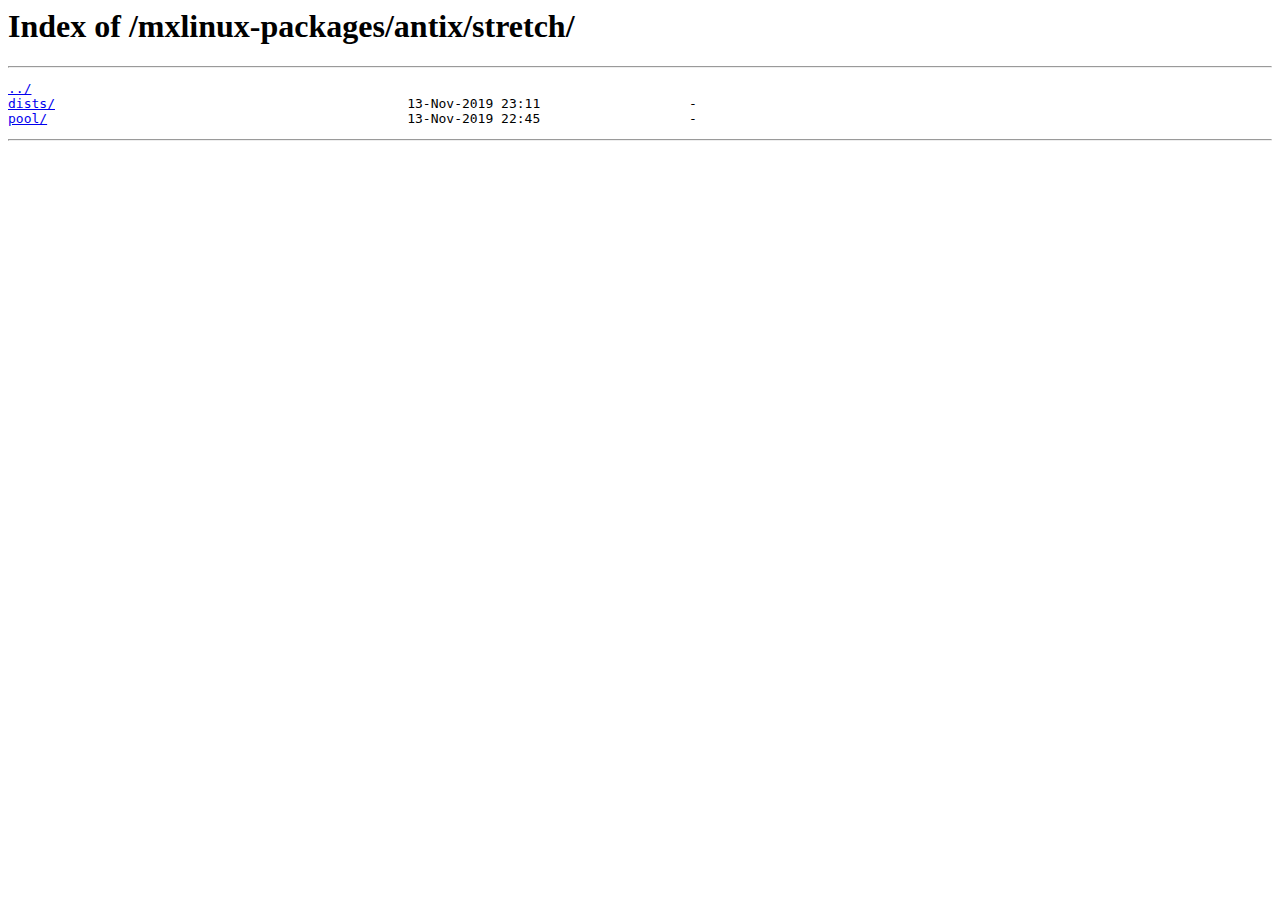
<file: index.html>
<html>
<head><title>Index of /mxlinux-packages/antix/stretch/</title></head>
<body>
<h1>Index of /mxlinux-packages/antix/stretch/</h1><hr><pre><a href="../">../</a>
<a href="dists/">dists/</a>                                             13-Nov-2019 23:11                   -
<a href="pool/">pool/</a>                                              13-Nov-2019 22:45                   -
</pre><hr></body>
</html>
</file>
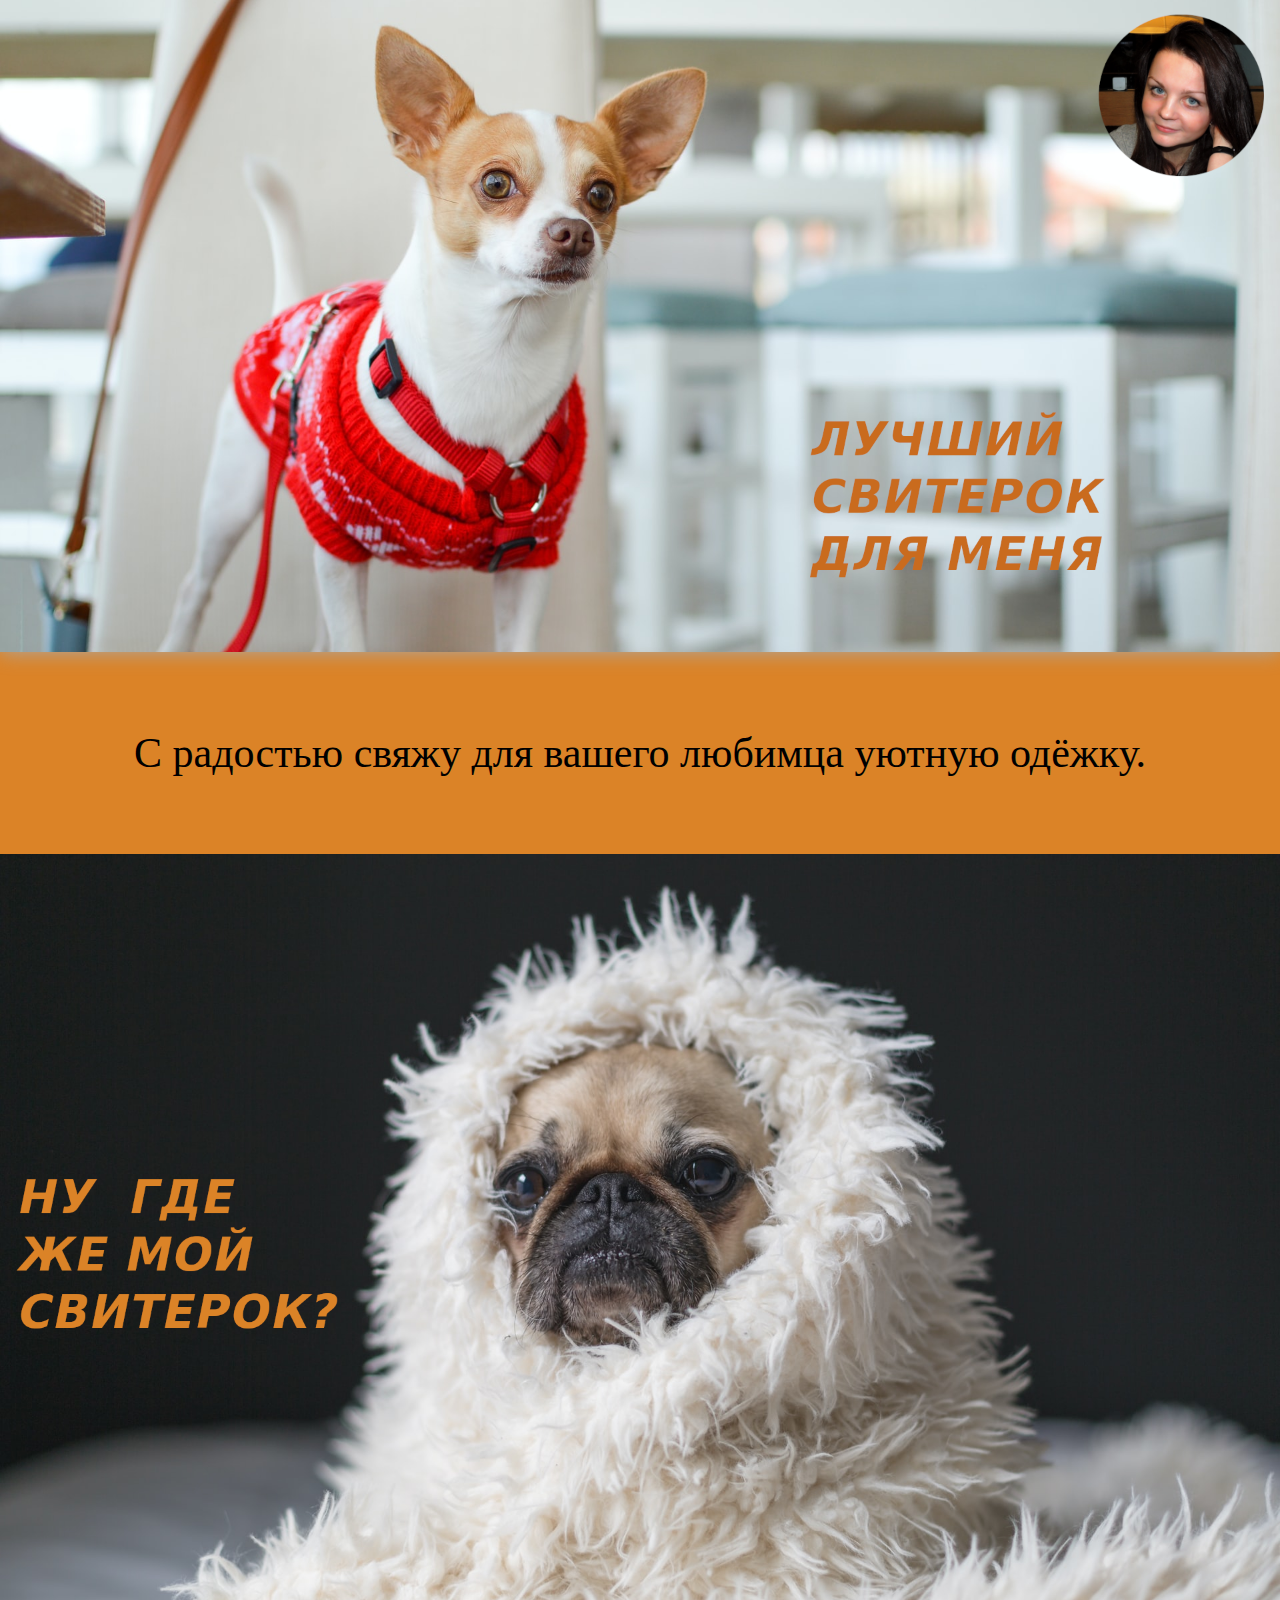
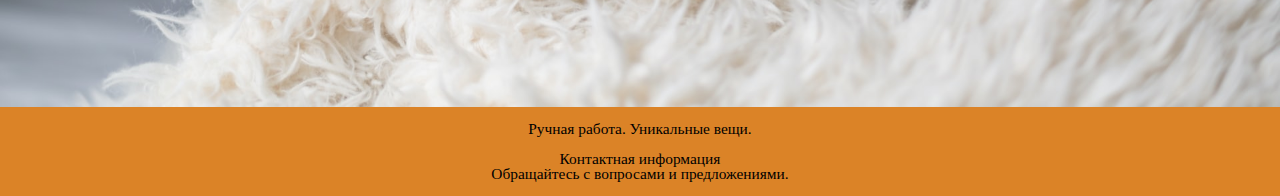
<file: CuteKnit/index.html>
<!DOCTYPE html>
<html lang="ru">
	<head>
		<title>"Cute Knits for Pets"</title>
		<meta http-equiv="Content-type" content="text/html;charset=UTF-8" />
		<meta charset="UTF-8">
		<meta name="viewport" content="width=device-width,initiall-scale=1.0,maximum-scale=1.0, user-scalable=0">
		<meta name="format-detection" content="telephone=no">
		<meta name="description" content="...">
		<meta name="keywords" content="...<=20">
		<meta name="robots" content="noimageindex, nofollow">
		<meta name="Author" content="Julia">
		<meta name="Copyright" content="JuliaL">
		<meta name="Address" content="Belarus, Minsk">
		<meta property="og:locale" content="ru_RU">
		<meta property="og:type" content="site">
		<meta property="og:title" content="Cuteknit.by">
		<meta property="og:description" content="Knitting">
		<meta property="og:image" content="#">
		<meta property="og:url" content="#">
		<meta property="og:site_name" content="Cuteknit">
		<link rel="stylesheet" href="css/style.css" />
	</head>	
	<body>
		<div class="wrapper">
		<header>
		<img src="img/main.png" class="mainpicture" alt="">
		</header>
		<div class="middle">
		<p>С радостью свяжу для вашего любимца уютную одёжку.</p>
		</div>
		<img src="img/winter.png" class="last" alt="">
		<footer>
		<br>
		<p>Ручная работа. Уникальные вещи.</p>
		<br>
		<p>Контактная информация</p>
		<p>Обращайтесь с вопросами и предложениями.</p>
		<br>
		</footer>
		</div>
	</body>
</html>
</file>
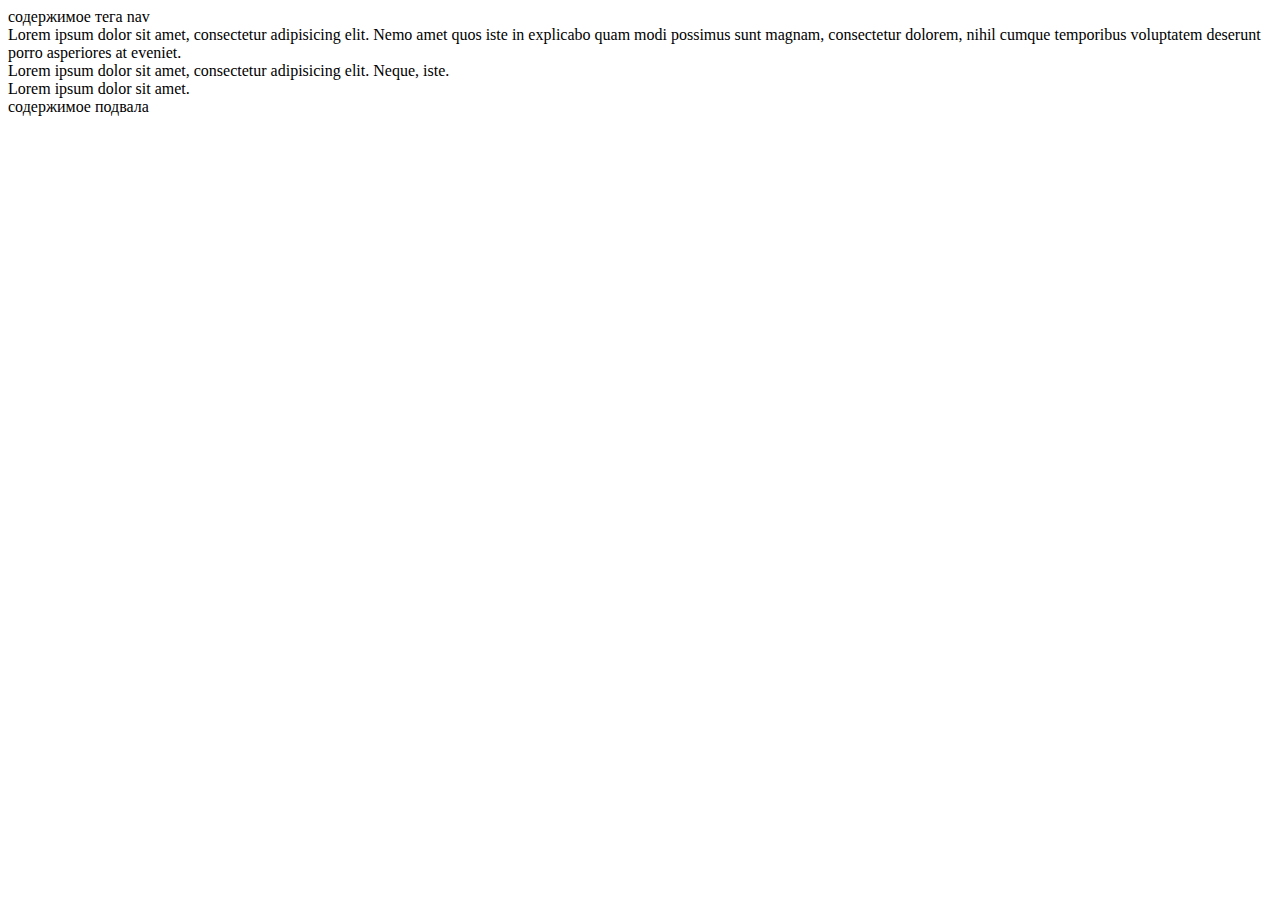
<file: notes/2htmltags_1/htmltags_1/index.html>
<!-- Сообщаем браузеру как стоит обрабатывать эту страницу -->
<!DOCTYPE html>
<!-- Оболочка документа, указываем язык содержимого -->
<html lang="ru">
	<!-- Заголовок страницы, контейнер для других важных данных (не отображается) -->
	<head>
		<!-- Заголовок страницы в браузере -->
		<title>Знакомство с HTML тегами. Часть №1</title>
		<!-- Кодировка страницы -->
		<meta http-equiv="Content-type" content="text/html;charset=UTF-8" />
	</head>
	<!-- Отображаемое тело страницы -->
	<body>
		<header>
			<nav>
				содержимое тега nav
			</nav>
		</header>
		<div>
			Lorem ipsum dolor sit amet, consectetur adipisicing elit. Nemo amet quos iste in explicabo quam modi possimus sunt magnam, consectetur dolorem, nihil cumque temporibus voluptatem deserunt porro asperiores at eveniet.
		</div>
		<div>
			Lorem ipsum dolor sit amet, consectetur adipisicing elit. Neque, iste.
		</div>
		<div>
			Lorem ipsum dolor sit amet.
		</div>
		<footer>
			содержимое подвала
		</footer>
	</body>
</html>
</file>
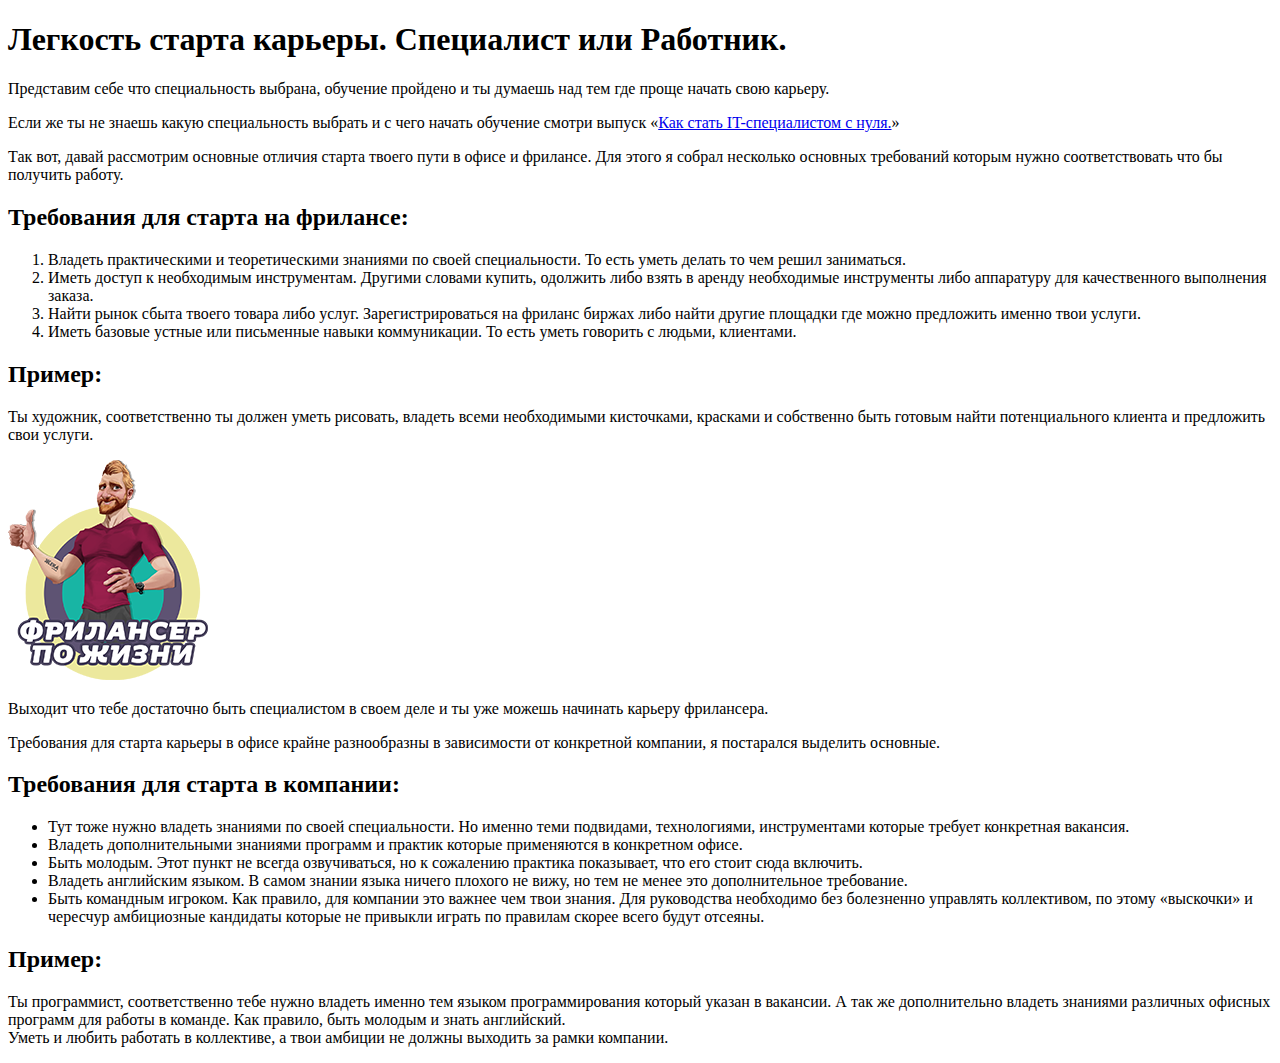
<file: notes/3htmltags_2/htmltags_2/index.html>
<!-- Сообщаем браузеру как стоит обрабатывать эту страницу -->
<!DOCTYPE html>
<!-- Оболочка документа, указываем язык содержимого -->
<html lang="ru">
	<!-- Заголовок страницы, контейнер для других важных данных (не отображается) -->
	<head>
		<!-- Заголовок страницы в браузере -->
		<title>Знакомство с HTML тегами. Часть №2</title>
		<!-- Кодировка страницы -->
		<meta http-equiv="Content-type" content="text/html;charset=UTF-8" />
	</head>
	<!-- Отображаемое тело страницы -->
	<body>
		<h1>Легкость старта карьеры. Специалист или Работник.</h1>
		<p>Представим себе что специальность выбрана, обучение пройдено и ты думаешь над тем где проще начать свою карьеру.</p>
		<p>
			<span>
				Если же ты не знаешь какую специальность выбрать и с чего начать обучение смотри выпуск «<a target="_blank" href="https://youtu.be/WGIzvVwUfYs">Как стать IT-специалистом с нуля.</a>»
			</span>
		</p>
		<p>Так вот, давай рассмотрим основные отличия старта твоего пути в офисе и фрилансе. Для этого я собрал несколько основных требований которым нужно соответствовать что бы получить работу.</p>
		<h2>Требования для старта на фрилансе:</h2>
		<ol>
			<li>Владеть практическими и теоретическими знаниями по своей специальности. То есть уметь делать то чем решил заниматься.</li>
			<li>Иметь доступ к необходимым инструментам. Другими словами  купить, одолжить либо взять в аренду необходимые инструменты либо аппаратуру для качественного выполнения заказа.</li>
			<li>Найти рынок сбыта твоего товара либо услуг. Зарегистрироваться на фриланс биржах либо найти другие площадки где можно предложить именно твои услуги.</li>
			<li>Иметь базовые устные или письменные навыки коммуникации. То есть уметь говорить с людьми, клиентами.</li>
		</ol>
		<h2>Пример:</h2>
		<p>Ты художник, соответственно ты должен уметь рисовать, владеть всеми необходимыми кисточками, красками и собственно быть готовым найти потенциального клиента и предложить свои услуги.</p>
		<img src="img/like.png" alt="" />
		<p>Выходит что тебе достаточно быть специалистом в своем деле и ты уже можешь начинать карьеру фрилансера.</p>
		<p>Требования для старта карьеры в офисе крайне разнообразны в зависимости от конкретной компании, я постарался выделить основные.</p>
		<h2>Требования для старта в компании:</h2>
		<ul>
			<li>Тут тоже нужно владеть знаниями по своей специальности. Но именно теми подвидами, технологиями, инструментами которые требует конкретная вакансия.</li>
			<li>Владеть дополнительными знаниями программ и практик которые применяются в конкретном офисе.</li>
			<li>Быть молодым. Этот пункт не всегда озвучиваться, но к сожалению практика показывает, что его стоит сюда включить.</li>
			<li>Владеть английским языком. В самом знании языка ничего плохого не вижу, но тем не менее это дополнительное требование.</li>
			<li>Быть командным игроком. Как правило, для компании это важнее чем твои знания. Для руководства необходимо без болезненно управлять коллективом, по этому «выскочки» и чересчур амбициозные кандидаты которые не привыкли играть по правилам скорее всего будут отсеяны.</li>
		</ul>
		<h2>Пример:</h2>
		<p>Ты программист, соответственно тебе нужно владеть именно тем языком программирования который указан в вакансии. А так же дополнительно владеть знаниями различных офисных программ для работы в команде. Как правило, быть молодым и знать английский. <br /> Уметь и любить работать в коллективе, а твои амбиции не должны выходить за рамки компании.</p>
	</body>
</html>
</file>
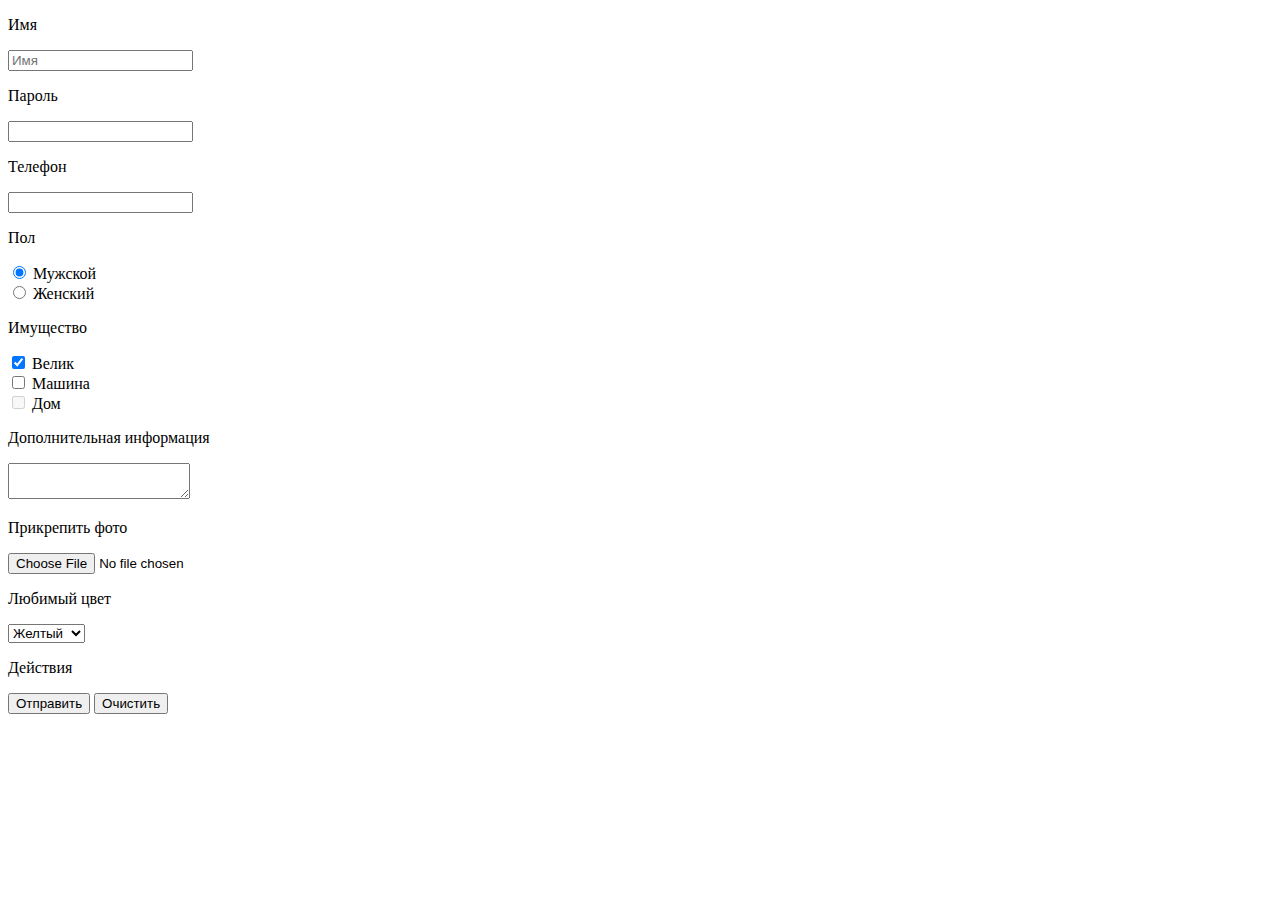
<file: notes/4htmltags_3/htmltags_3/index.html>
<!-- Сообщаем браузеру как стоит обрабатывать эту страницу -->
<!DOCTYPE html>
<!-- Оболочка документа, указываем язык содержимого -->
<html lang="ru">
	<!-- Заголовок страницы, контейнер для других важных данных (не отображается) -->
	<head>
		<!-- Заголовок страницы в браузере -->
		<title>Знакомство с HTML тегами. Часть №3 (Формы)</title>
		<!-- Кодировка страницы -->
		<meta http-equiv="Content-type" content="text/html;charset=UTF-8" />
	</head>
	<!-- Отображаемое тело страницы -->
	<body>
		<form action="#" method="post" enctype="multipart/form-data">
			<div>
				<p>Имя</p>
				<input placeholder="Имя" tabindex="1" name="username" type="text" />
			</div>
			<div>
				<p>Пароль</p>
				<input tabindex="2" name="userpass" type="password" />
			</div>
			<div>
				<p>Телефон</p>
				<input tabindex="3" name="userphone" type="tel" />
			</div>
			<div>
				<p>Пол</p>
				<div>
					<input tabindex="4" checked type="radio" name="gender" value="male" /> Мужской
				</div>
				<div>
					<input tabindex="4" type="radio" name="gender" value="female" /> Женский
				</div>
			</div>
			<div>
				<p>Имущество</p>
				<div>
					<input tabindex="5" checked type="checkbox" name="bike" value="yes" /> Велик
				</div>
				<div>
					<input tabindex="6" type="checkbox" name="car" value="yes" /> Машина
				</div>
				<div>
					<input tabindex="7" disabled type="checkbox" name="house" value="yes" /> Дом
				</div>
			</div>
			<div>
				<p>Дополнительная информация</p>
				<textarea tabindex="8" name="text"></textarea>
			</div>
			<div>
				<p>Прикрепить фото</p>
				<input tabindex="9" type="file" />
			</div>
			<div>
				<p>Любимый цвет</p>
				<select tabindex="10" name="color">
					<option value="red">Красный</option>
					<option value="green">Зеленый</option>
					<option selected value="yellow">Желтый</option>
				</select>
			</div>
			<div>
				<p>Действия</p>
				<button tabindex="11" type="submit">Отправить</button>
				<button tabindex="12" type="reset">Очистить</button>
			</div>
		</form>
	</body>
</html>
</file>
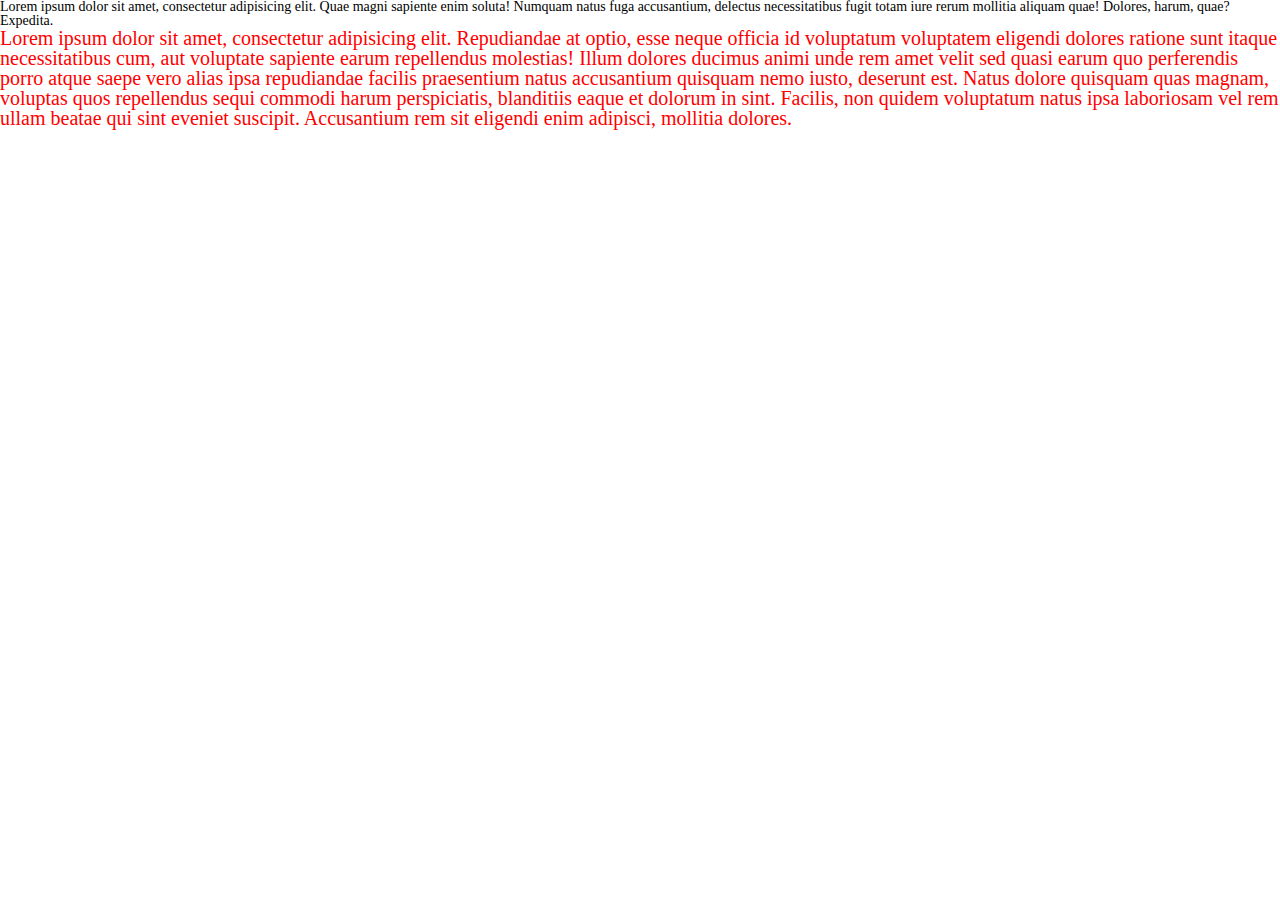
<file: notes/css_1/css_1/index.html>
<!-- Сообщаем браузеру как стоит обрабатывать эту страницу -->
<!DOCTYPE html>
<!-- Оболочка документа, указываем язык содержимого -->
<html lang="ru">
	<!-- Заголовок страницы, контейнер для других важных данных (не отображается) -->
	<head>
		<!-- Заголовок страницы в браузере -->
		<title>CSS. Часть №1 (Синтаксис + Обнуление)</title>
		<!-- Подключаем CSS -->
		<link rel="stylesheet" href="css/style.css" />
		<!-- Кодировка страницы -->
		<meta http-equiv="Content-type" content="text/html;charset=UTF-8" />
	</head>
	<!-- Отображаемое тело страницы -->
	<body>
		<div>
			<p>Lorem <span>ipsum dolor sit amet</span>, consectetur adipisicing elit. Quae magni sapiente enim soluta! Numquam natus fuga accusantium, delectus necessitatibus fugit totam iure rerum mollitia aliquam quae! Dolores, harum, quae? Expedita.</p>
			<p class="bigred">Lorem ipsum dolor sit amet, consectetur adipisicing elit. Repudiandae at optio, esse neque officia id voluptatum voluptatem eligendi dolores ratione sunt itaque necessitatibus cum, aut voluptate sapiente earum repellendus molestias! Illum dolores ducimus animi unde rem amet velit sed quasi earum quo perferendis porro atque saepe vero alias ipsa repudiandae facilis praesentium natus accusantium quisquam nemo iusto, deserunt est. Natus dolore quisquam quas magnam, voluptas quos repellendus sequi commodi harum perspiciatis, blanditiis eaque et dolorum in sint. Facilis, non quidem voluptatum natus ipsa laboriosam vel rem ullam beatae qui sint eveniet suscipit. Accusantium rem sit eligendi enim adipisci, mollitia dolores.</p>
		</div>
	</body>
</html>
</file>
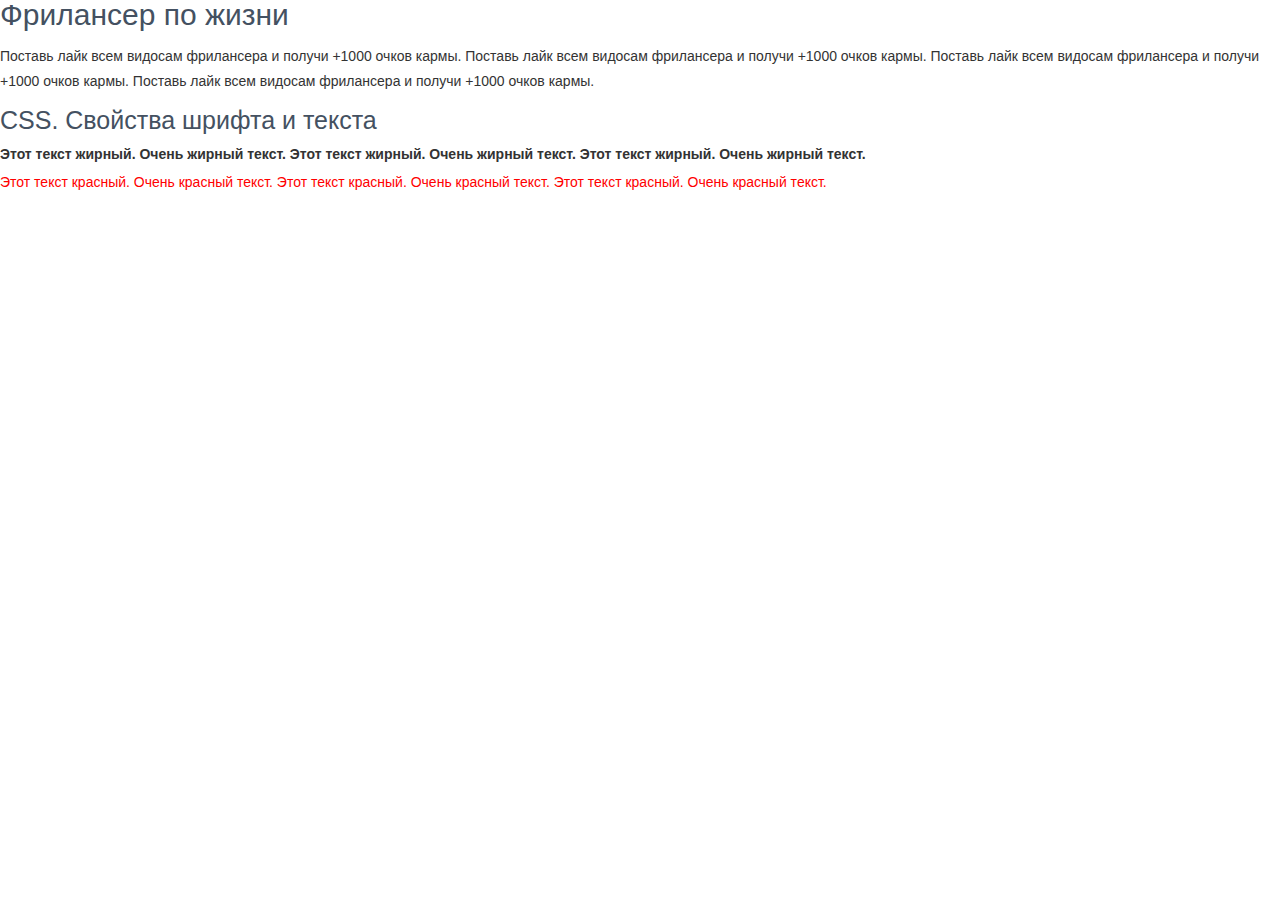
<file: notes/css_2/css_2/index.html>
<!-- Сообщаем браузеру как стоит обрабатывать эту страницу -->
<!DOCTYPE html>
<!-- Оболочка документа, указываем язык содержимого -->
<html lang="ru">
	<!-- Заголовок страницы, контейнер для других важных данных (не отображается) -->
	<head>
		<!-- Заголовок страницы в браузере -->
		<title>CSS. Часть №2 (Свойства текста и шрифта)</title>
		<!-- Подключаем CSS -->
		<link rel="stylesheet" href="css/style.css" />
		<!-- Кодировка страницы -->
		<meta http-equiv="Content-type" content="text/html;charset=UTF-8" />
	</head>
	<!-- Отображаемое тело страницы -->
	<body>
		<h1>Фрилансер по жизни</h1>
		<br />
		<p class="text">
			Поставь лайк всем видосам фрилансера и получи +1000 очков кармы. Поставь лайк всем видосам фрилансера и получи +1000 очков кармы. Поставь лайк всем видосам фрилансера и получи +1000 очков кармы. Поставь лайк всем видосам фрилансера и получи +1000 очков кармы. 
		</p>
		<br />
		<h2>CSS. Свойства шрифта и текста</h2>
		<br />
		<p class="bold">
			Этот текст жирный. Очень жирный текст. Этот текст жирный. Очень жирный текст. Этот текст жирный. Очень жирный текст. 
		</p>
		<br />
		<p class="red">
			Этот текст красный. Очень красный текст. Этот текст красный. Очень красный текст. Этот текст красный. Очень красный текст. 
		</p>
	</body>
</html>
</file>
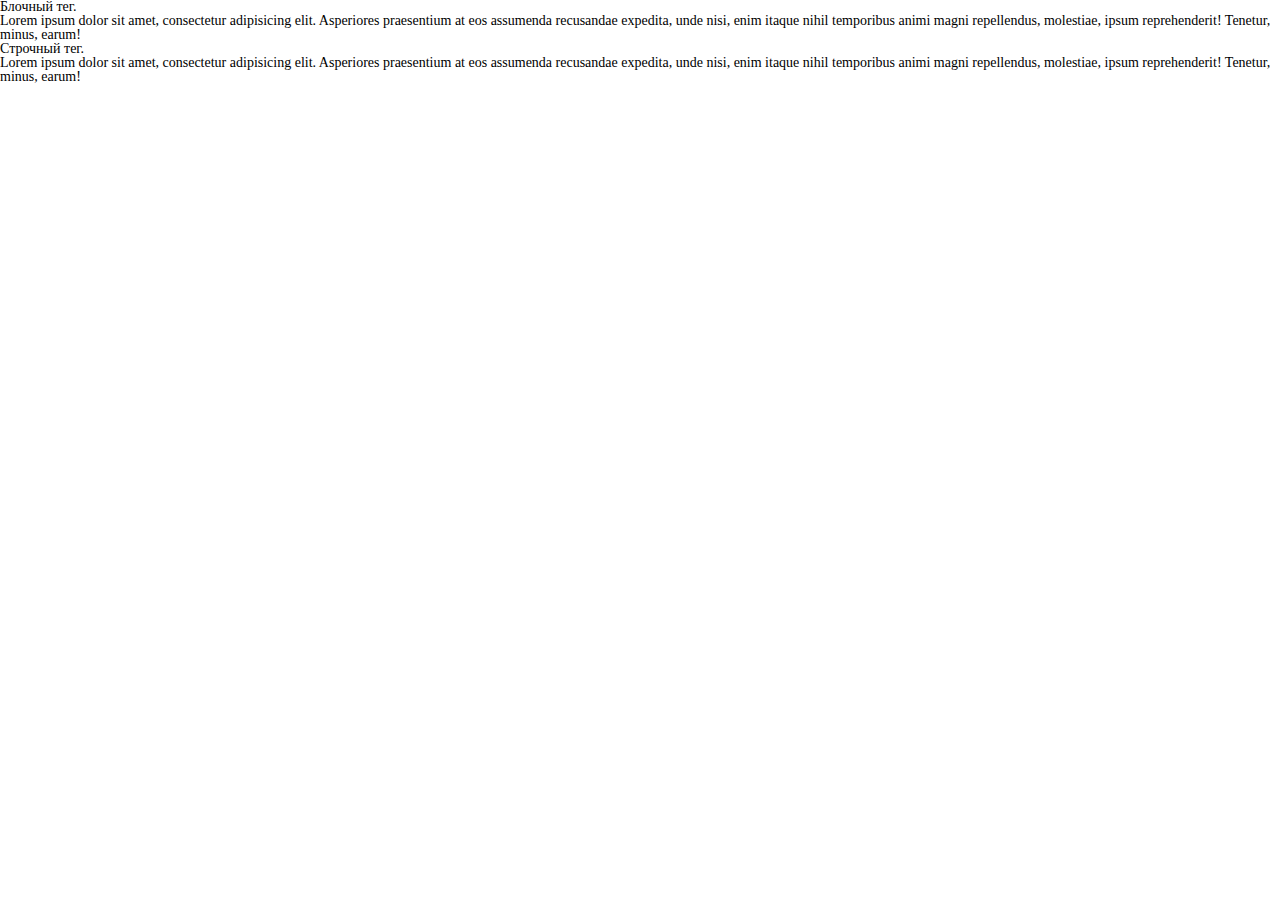
<file: notes/css_3/css_3/index.html>
<!-- Сообщаем браузеру как стоит обрабатывать эту страницу -->
<!DOCTYPE html>
<!-- Оболочка документа, указываем язык содержимого -->
<html lang="ru">
	<!-- Заголовок страницы, контейнер для других важных данных (не отображается) -->
	<head>
		<!-- Заголовок страницы в браузере -->
		<title>CSS. Часть №3 (Свойства блоков - отступы, размеры, характеристики)</title>
		<!-- Подключаем CSS -->
		<link rel="stylesheet" href="css/style.css" />
		<!-- Кодировка страницы -->
		<meta http-equiv="Content-type" content="text/html;charset=UTF-8" />
	</head>
	<!-- Отображаемое тело страницы -->
	<body>
		<div class="example-block">
			Блочный тег. <br />
			Lorem ipsum dolor sit amet, consectetur adipisicing elit. Asperiores praesentium at eos assumenda recusandae expedita, unde nisi, enim itaque nihil temporibus animi magni repellendus, molestiae, ipsum reprehenderit! Tenetur, minus, earum!
		</div>
		<span class="example-string">
			Строчный тег. <br />
			Lorem ipsum dolor sit amet, consectetur adipisicing elit. Asperiores praesentium at eos assumenda recusandae expedita, unde nisi, enim itaque nihil temporibus animi magni repellendus, molestiae, ipsum reprehenderit! Tenetur, minus, earum!
		</span>
	</body>
</html>
</file>
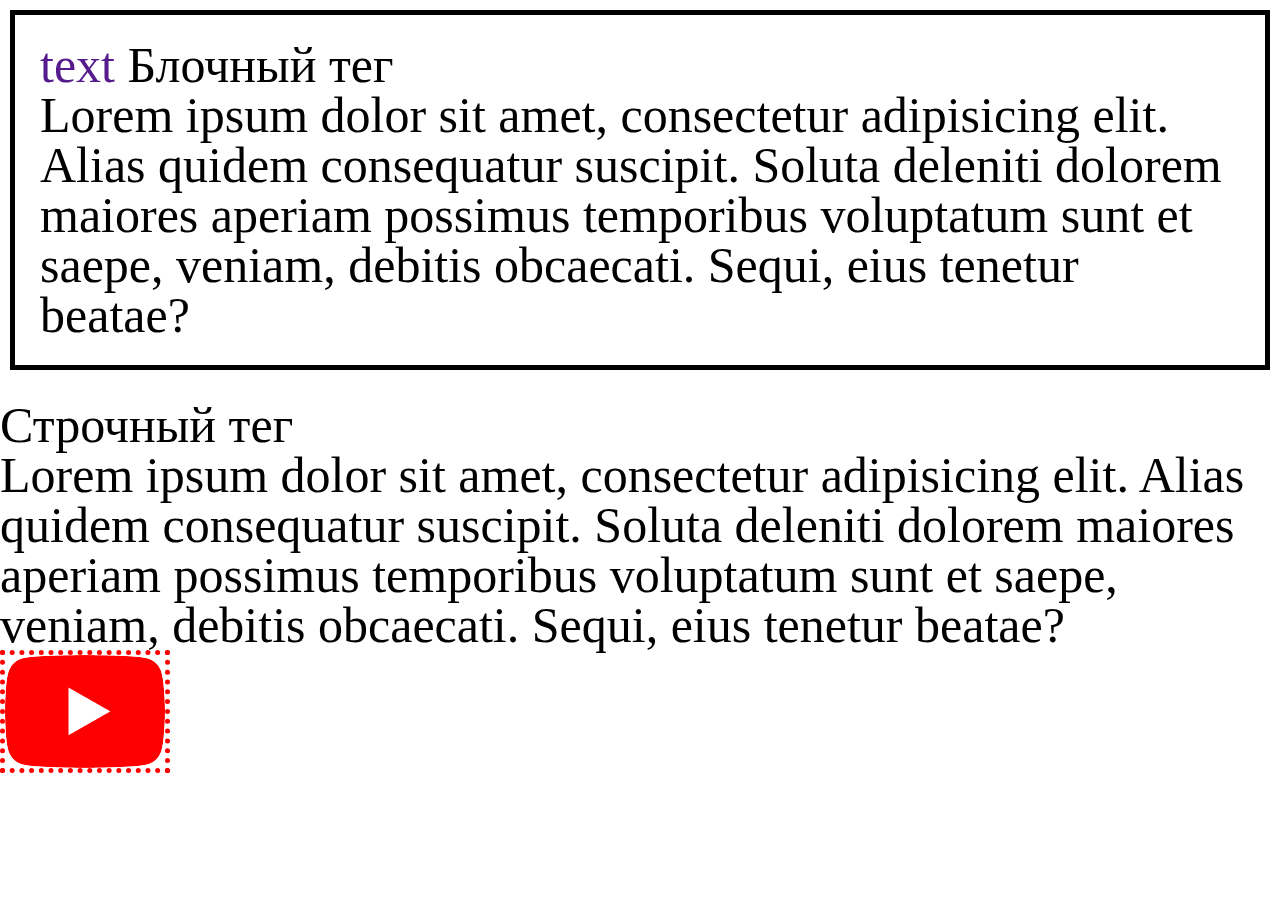
<file: notes/css_4/css_4/index.html>
<!-- Сообщаем браузеру как стоит обрабатывать эту страницу -->
<!DOCTYPE html>
<!-- Оболочка документа, указываем язык содержимого -->
<html lang="ru">
	<!-- Заголовок страницы, контейнер для других важных данных (не отображается) -->
	<head>
		<!-- Заголовок страницы в браузере -->
		<title>CSS. Часть №4 (Свойства блоков - стили оформления)</title>
		<!-- Подключаем CSS -->
		<link rel="stylesheet" href="css/style.css" />
		<!-- Кодировка страницы -->
		<meta http-equiv="Content-type" content="text/html;charset=UTF-8" />
	</head>
	<!-- Отображаемое тело страницы -->
	<body>
		<div class="example-block">
			<a href="">text</a>
			Блочный тег <br />
			Lorem ipsum dolor sit amet, consectetur adipisicing elit. Alias quidem consequatur suscipit. Soluta deleniti dolorem maiores aperiam possimus temporibus voluptatum sunt et saepe, veniam, debitis obcaecati. Sequi, eius tenetur beatae?
		</div>
		<span class="example-string">
			Строчный тег <br />
			Lorem ipsum dolor sit amet, consectetur adipisicing elit. Alias quidem consequatur suscipit. Soluta deleniti dolorem maiores aperiam possimus temporibus voluptatum sunt et saepe, veniam, debitis obcaecati. Sequi, eius tenetur beatae?
		</span>
		<p>
			<img class="example-image" src="img/youtube.png" alt="" />
		</p>
	</body>
</html>
</file>
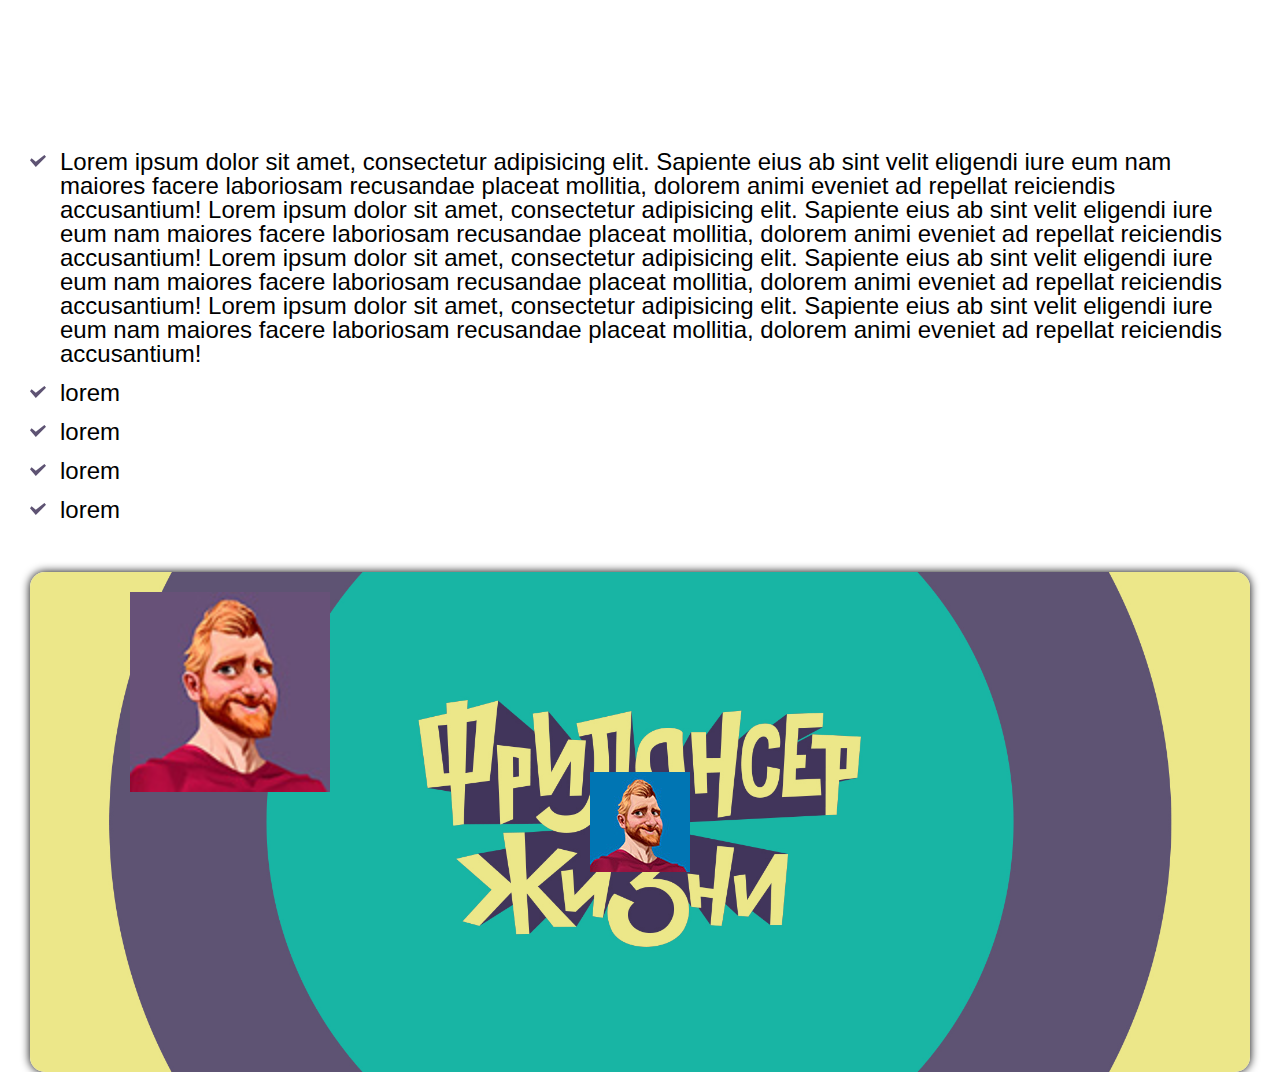
<file: notes/css_5/css_5/index.html>
<!-- Сообщаем браузеру как стоит обрабатывать эту страницу -->
<!DOCTYPE html>
<!-- Оболочка документа, указываем язык содержимого -->
<html lang="ru">
	<!-- Заголовок страницы, контейнер для других важных данных (не отображается) -->
	<head>
		<!-- Заголовок страницы в браузере -->
		<title>CSS. Часть №5 (Свойство background)</title>
		<!-- Подключаем CSS -->
		<link rel="stylesheet" href="css/style.css" />
		<!-- Кодировка страницы -->
		<meta http-equiv="Content-type" content="text/html;charset=UTF-8" />
	</head>
	<!-- Отображаемое тело страницы -->
	<body>

		<ul class="list">
			<li>
				Lorem ipsum dolor sit amet, consectetur adipisicing elit. Sapiente eius ab sint velit eligendi iure eum nam maiores facere laboriosam recusandae placeat mollitia, dolorem animi eveniet ad repellat reiciendis accusantium!
				Lorem ipsum dolor sit amet, consectetur adipisicing elit. Sapiente eius ab sint velit eligendi iure eum nam maiores facere laboriosam recusandae placeat mollitia, dolorem animi eveniet ad repellat reiciendis accusantium!
				Lorem ipsum dolor sit amet, consectetur adipisicing elit. Sapiente eius ab sint velit eligendi iure eum nam maiores facere laboriosam recusandae placeat mollitia, dolorem animi eveniet ad repellat reiciendis accusantium!
				Lorem ipsum dolor sit amet, consectetur adipisicing elit. Sapiente eius ab sint velit eligendi iure eum nam maiores facere laboriosam recusandae placeat mollitia, dolorem animi eveniet ad repellat reiciendis accusantium!
			</li>
			<li>lorem</li>
			<li>lorem</li>
			<li>lorem</li>
			<li>lorem</li>
		</ul>

		<div class="block">
			
		</div>
	</body>
</html>
</file>
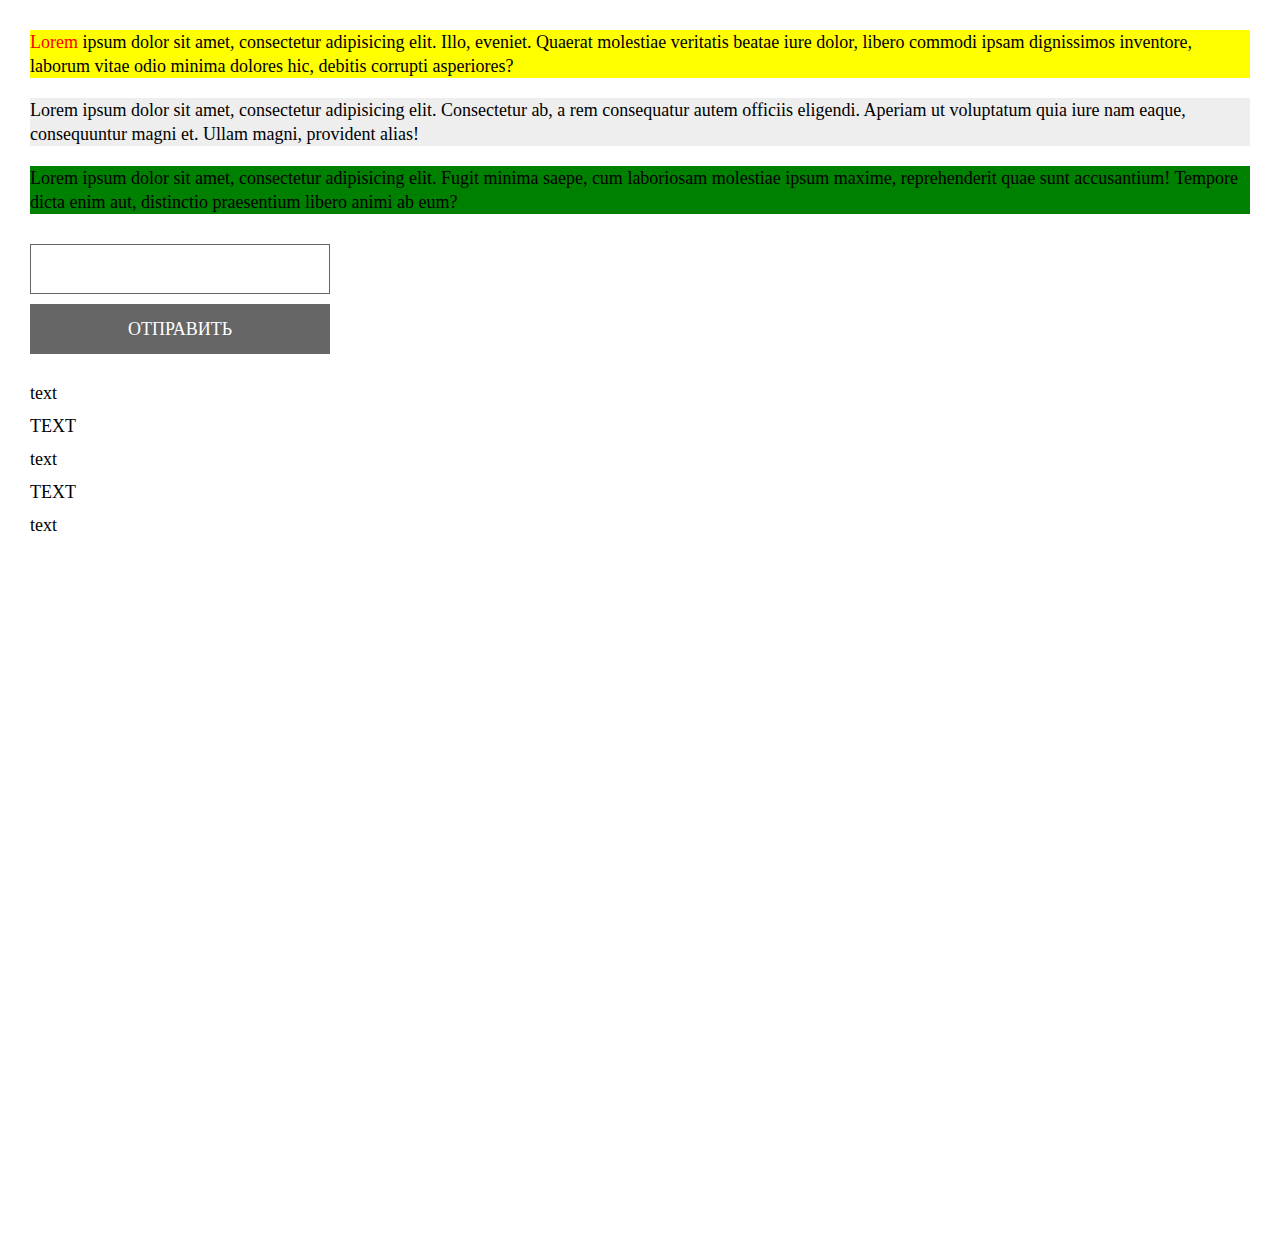
<file: notes/css_6/css_6/index.html>
<!-- Сообщаем браузеру как стоит обрабатывать эту страницу -->
<!DOCTYPE html>
<!-- Оболочка документа, указываем язык содержимого -->
<html lang="ru">
	<!-- Заголовок страницы, контейнер для других важных данных (не отображается) -->
	<head>
		<!-- Заголовок страницы в браузере -->
		<title>CSS. Часть №6 (псевдоклассы)</title>
		<!-- Подключаем CSS -->
		<link rel="stylesheet" href="css/style.css" />
		<!-- Кодировка страницы -->
		<meta http-equiv="Content-type" content="text/html;charset=UTF-8" />
	</head>
	<!-- Отображаемое тело страницы -->
	<body>
		<div class="block">
			<p>
				<a href="http://google.com" class="link">Lorem</a> ipsum dolor sit amet, consectetur adipisicing elit. Illo, eveniet. Quaerat molestiae veritatis beatae iure dolor, libero commodi ipsam dignissimos inventore, laborum vitae odio minima dolores hic, debitis corrupti asperiores?
			</p>
			<p>
				Lorem ipsum dolor sit amet, consectetur adipisicing elit. Consectetur ab, a rem consequatur autem officiis eligendi. Aperiam ut voluptatum quia iure nam eaque, consequuntur magni et. Ullam magni, provident alias!
			</p>
			<p>
				Lorem ipsum dolor sit amet, consectetur adipisicing elit. Fugit minima saepe, cum laboriosam molestiae ipsum maxime, reprehenderit quae sunt accusantium! Tempore dicta enim aut, distinctio praesentium libero animi ab eum?
			</p>
		</div>
		<form action="#">
			<input type="text" class="textinput" />
			<button class="textbutton" type="submit">Отправить</button>
		</form>
		<ul class="list">
			<li>text</li>
			<li>text</li>
			<li>text</li>
			<li>text</li>
			<li>text</li>
		</ul>
		<br />
		<br />
		<br />
		<br />
		<br />
		<br />
		<br />
		<br />
		<br />
		<br />
		<br />
		<br />
		<br />
		<br />
		<br />
		<br />
		<br />
		<br />
		<br />
		<br />
		<br />
		<br />
		<br />
		<br />
		<br />
		<br />
		<br />
		<br />
		<br />
		<br />
		<br />
		<br />
		<br />
		<br />
		<br />
		<br />
		<br />
		<br />
		<br />
		<br />
		<br />
		<br />
		<br />
		<br />
		<br />
		<br />
		<br />
		<br />
		<br />
		<br />
	</body>
</html>
</file>
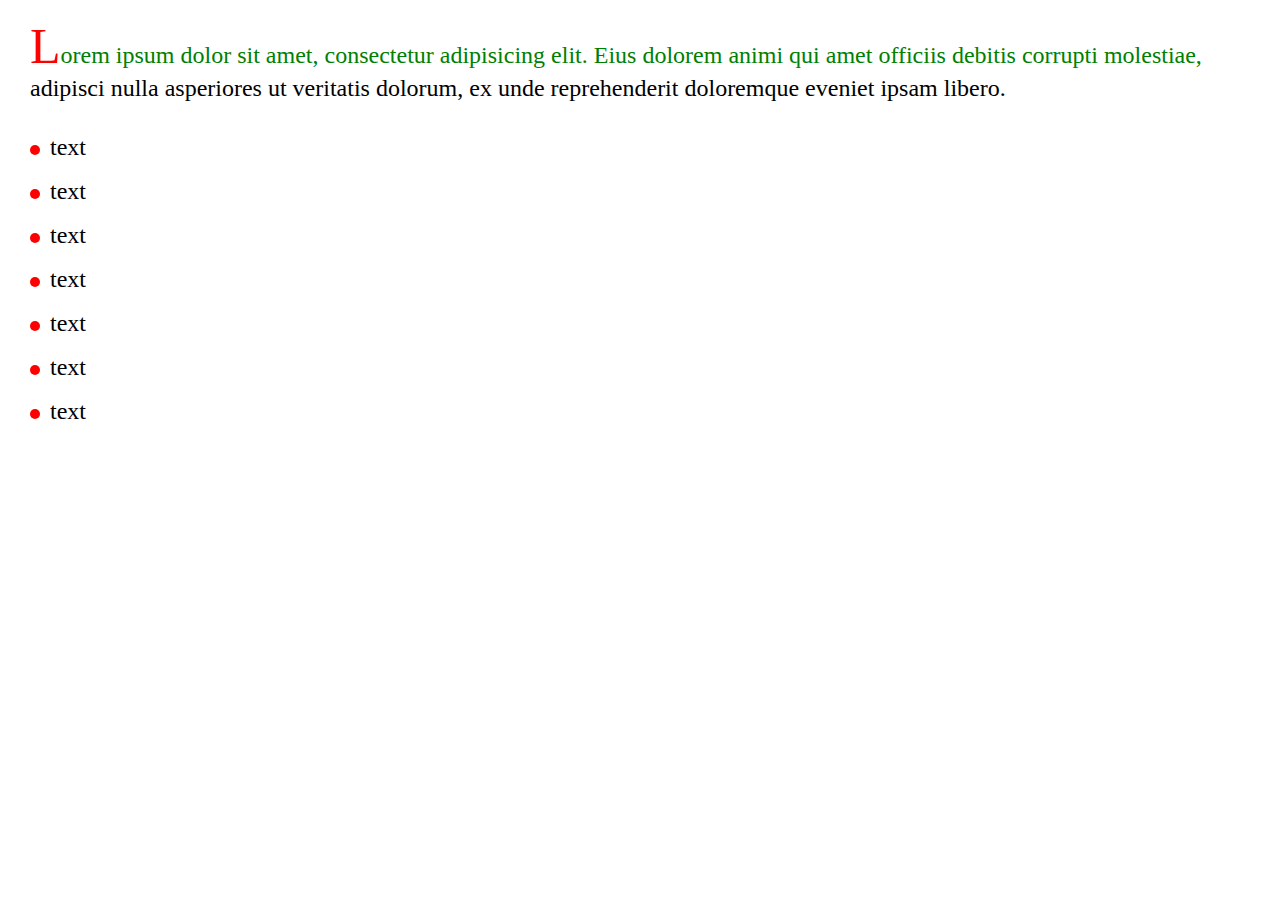
<file: notes/css_7/css_7/index.html>
<!-- Сообщаем браузеру как стоит обрабатывать эту страницу -->
<!DOCTYPE html>
<!-- Оболочка документа, указываем язык содержимого -->
<html lang="ru">
	<!-- Заголовок страницы, контейнер для других важных данных (не отображается) -->
	<head>
		<!-- Заголовок страницы в браузере -->
		<title>CSS. Часть №7 (псевдоэлементы)</title>
		<!-- Подключаем CSS -->
		<link rel="stylesheet" href="css/style.css" />
		<!-- Кодировка страницы -->
		<meta http-equiv="Content-type" content="text/html;charset=UTF-8" />
	</head>
	<!-- Отображаемое тело страницы -->
	<body>
		<p class="text">
			Lorem ipsum dolor sit amet, consectetur adipisicing elit. Eius dolorem animi qui amet officiis debitis corrupti molestiae, adipisci nulla asperiores ut veritatis dolorum, ex unde reprehenderit doloremque eveniet ipsam libero.
		</p>
		<ul class="list">
			<li>text</li>
			<li>text</li>
			<li>text</li>
			<li>text</li>
			<li>text</li>
			<li>text</li>
			<li>text</li>
		</ul>
	</body>
</html>
</file>
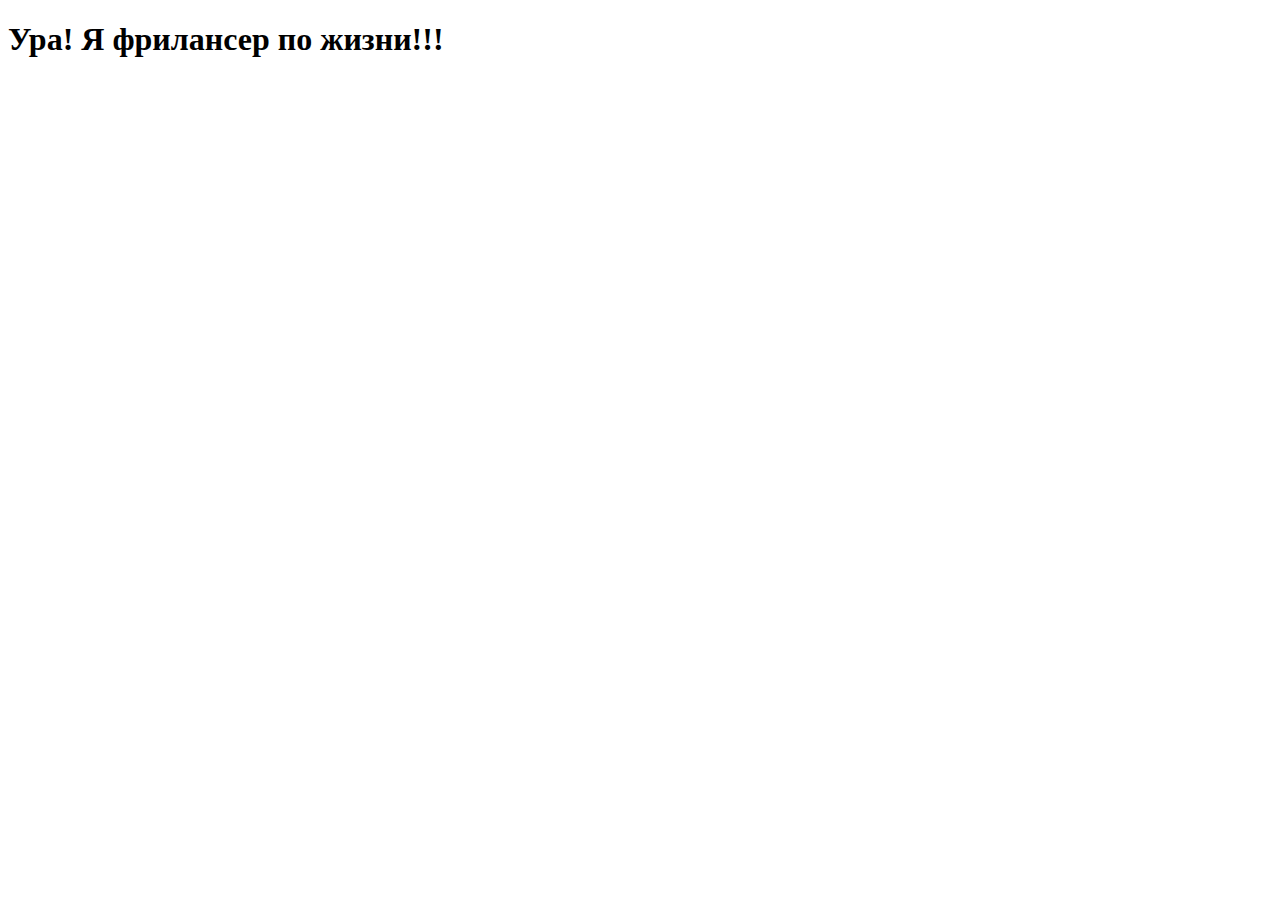
<file: notes/1web/2019/myfirstproject/myfirstproject/index.html>
<!-- Сообщаем браузеру как стоит обрабатывать эту страницу -->
<!DOCTYPE html>
<!-- Оболочка документа, указываем язык содержимого -->
<html lang="ru">
	<!-- Заголовок страницы, контейнер для других важных данных (не отображается) -->
	<head>
		<!-- Заголовок страницы в браузере -->
		<title>Мой первый проект</title>
		<!-- Кодировка страницы -->
		<meta http-equiv="Content-type" content="text/html;charset=UTF-8" />
	</head>
	<!-- Отображаемое тело страницы -->
	<body>
		<h1>Ура! Я фрилансер по жизни!!!</h1>
	</body>
</html>
</file>
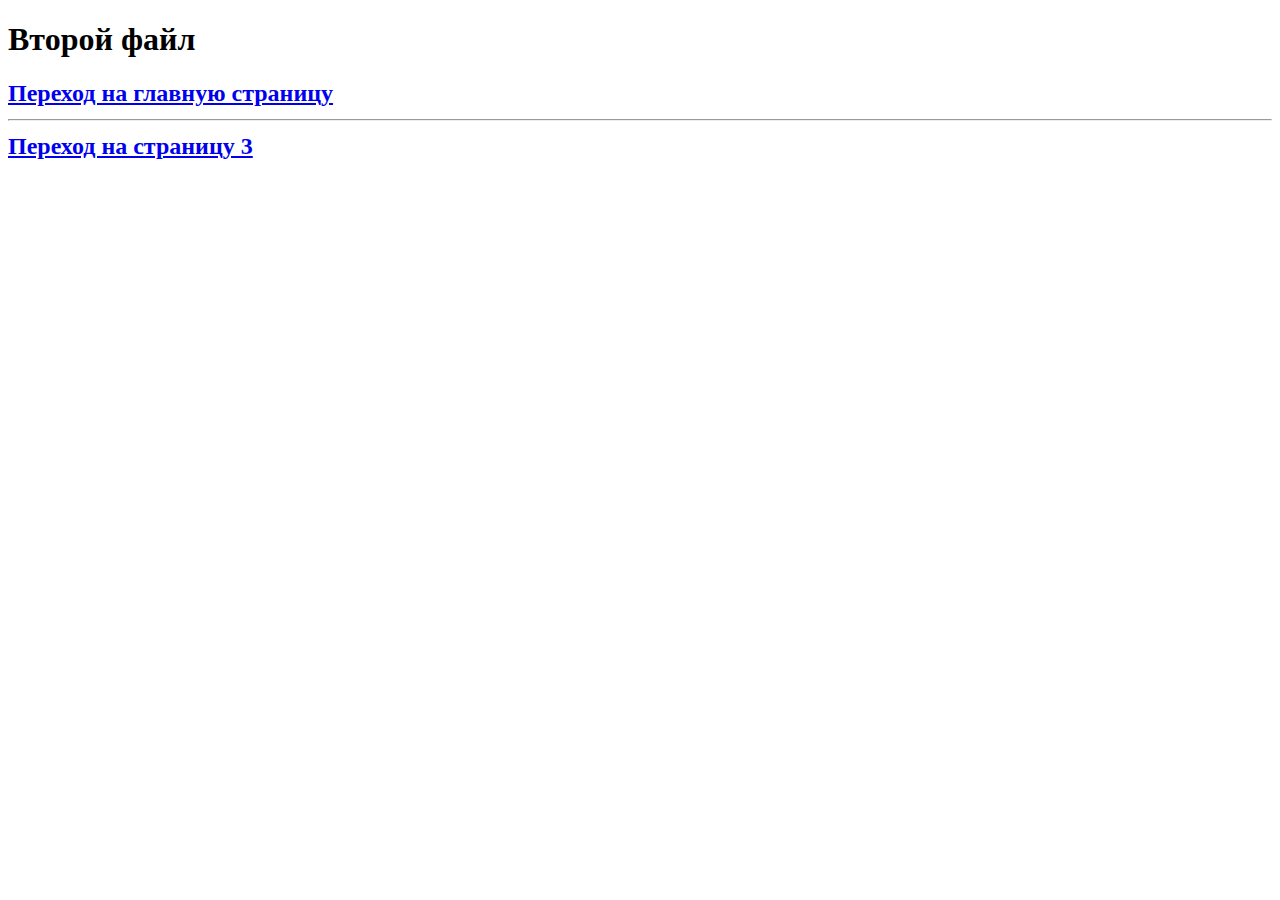
<file: site/index2.html>
<!DOCTYPE html>
	<html>
		<head>
			<title>Второй файл</title>
		</head>
		<body>
			<h1>Второй файл</h1>
				<h2>
				<a href=index.html target="blank">Переход на главную страницу</a>
				<hr>
				<a href=index3.html target="blank">Переход на страницу 3</a>
				</h2>
		</body>
	</html>
</file>
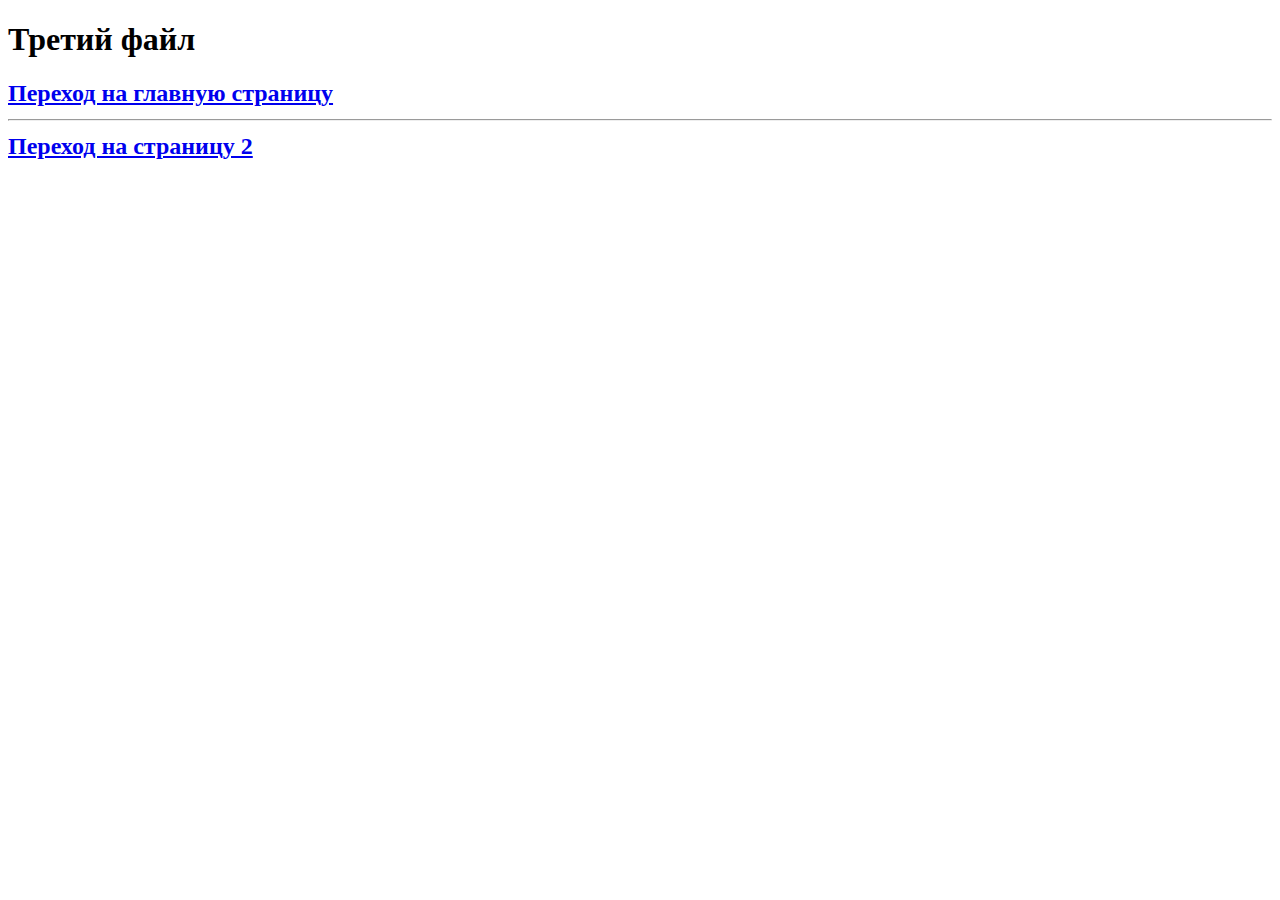
<file: site/index3.html>
<!DOCTYPE html>
	<html>
		<head>
			<title>Третий файл</title>
		</head>
		<body>
			<h1>Третий файл</h1>
				<h2>
				<a href=index.html target="_blank">Переход на главную страницу</a>
				<hr>
				<a href=index2.html target="_blank">Переход на страницу 2</a>
				</h2>
		</body>
	</html>
</file>
<file: CuteKnit/css/style.css>
@charset "UTF-8";
/*Обнуление*/
@import url(https://fonts.googleapis.com/css?family=Lato:400,300,700,900);
*{
	padding: 0;
	margin: 0;
	border: 0;
}
*, *:before, *:after{
	-moz-box-sizing: border-box;
	-webkit-box-sizing: border-box;
	box-sizing: border-box;
}
v:focus, :active{outline: none;}
a:focus, a:active{outline: none;}
nav, footer, header, aside{display: block;}
html, 	body{
	height: 100%;
	width: 100%;
	font-size: 100%;
	line-height: 1;
	font-size:14px;
	-ms-text-size-adjust: 100%;
	-moz-text-size-adjust: 100%;
	-webkit-text-size-adjust: 100%;
}
input,button,textarea{font-family: inherit;}
input::-ms-clear{display: none;}
button{cursor: pointer;}
button::-moz-focus-inner {padding:0;border:0:}
a, a:visited{text-decoration: none;}
a:hover{text-decoration: none;}
ul li{list-style: none;}
img{vertical-align: top;}
wrapper {
	overflow: hidden;
	}
h1,h2,h3,h4,h5,h6 { 
	font-size:inherit; font-weight: 400;
	}


/*--------------------*/
body{
	background-color: #db8327;
	}
.mainpicture {
	box-shadow: 0 0 20px #AAAAAA;
	margin: auto;
	width: 100%;
}
.middle {
	text-align: center;
	font-size: 300%;
	margin: 10px;
	padding: 70px;
}

.last {
	margin: auto;
	width: 100%;
}
footer p {
	text-align: center;
	font-size: 110%;
	}
</file>
<file: notes/css_1/css_1/css/style.css>
/*Обнуление*/
*{
	padding: 0;
	margin: 0;
	border: 0;
}
*,*:before,*:after{
	-moz-box-sizing: border-box;
	-webkit-box-sizing: border-box;
	box-sizing: border-box;
}
:focus,:active{outline: none;}
a:focus,a:active{outline: none;}

nav,footer,header,aside{display: block;}

html,body{
	height: 100%;
	width: 100%;
	font-size: 100%;
	line-height: 1;
	font-size: 14px;
	-ms-text-size-adjust: 100%;
	-moz-text-size-adjust: 100%;
	-webkit-text-size-adjust: 100%;
}
input,button,textarea{font-family:inherit;}

input::-ms-clear{display: none;}
button{cursor: pointer;}
button::-moz-focus-inner {padding:0;border:0;}
a, a:visited{text-decoration: none;}
a:hover{text-decoration: none;}
ul li{list-style: none;}
img{vertical-align: top;}

h1,h2,h3,h4,h5,h6{font-size:inherit;font-weight: 400;}
/*--------------------*/

.bigred{
	font-size: 20px;
	color: red;
}
</file>
<file: notes/css_2/css_2/css/style.css>
/*Обнуление*/
*{
	padding: 0;
	margin: 0;
	border: 0;
}
*,*:before,*:after{
	-moz-box-sizing: border-box;
	-webkit-box-sizing: border-box;
	box-sizing: border-box;
}
:focus,:active{outline: none;}
a:focus,a:active{outline: none;}
nav,footer,header,aside{display: block;}
html,body{
	height: 100%;
	width: 100%;
	font-size: 100%;
	line-height: 1;
	font-size: 14px;
	-ms-text-size-adjust: 100%;
	-moz-text-size-adjust: 100%;
	-webkit-text-size-adjust: 100%;
}
input,button,textarea{font-family:inherit;}
input::-ms-clear{display: none;}
button{cursor: pointer;}
button::-moz-focus-inner {padding:0;border:0;}
a, a:visited{text-decoration: none;}
a:hover{text-decoration: none;}
ul li{list-style: none;}
img{vertical-align: top;}
h1,h2,h3,h4,h5,h6{font-size:inherit;font-weight: 400;}
/*--------------------*/

body{
	font-family: Arial, "Helvetica Neue", Helvetica, sans-serif;
}
h1{
	color: #445161;
	font-size: 30px;
}
h2{
	color: #445161;
	font-size: 25px;
}
.text {
	color: #333333;
	line-height: 25px;
}
.bold {
	color: #333333;
	font-weight: 700;
}
.red {
	color: #ff0000;
}
</file>
<file: notes/css_3/css_3/css/style.css>
/*Обнуление*/
*{
	padding: 0;
	margin: 0;
	border: 0;
}
*,*:before,*:after{
	-moz-box-sizing: border-box;
	-webkit-box-sizing: border-box;
	box-sizing: border-box;
}
:focus,:active{outline: none;}
a:focus,a:active{outline: none;}
nav,footer,header,aside{display: block;}
html,body{
	height: 100%;
	width: 100%;
	font-size: 100%;
	line-height: 1;
	font-size: 14px;
	-ms-text-size-adjust: 100%;
	-moz-text-size-adjust: 100%;
	-webkit-text-size-adjust: 100%;
}
input,button,textarea{font-family:inherit;}
input::-ms-clear{display: none;}
button{cursor: pointer;}
button::-moz-focus-inner {padding:0;border:0;}
a, a:visited{text-decoration: none;}
a:hover{text-decoration: none;}
ul li{list-style: none;}
img{vertical-align: top;}
h1,h2,h3,h4,h5,h6{font-size:inherit;font-weight: 400;}
/*--------------------*/
.example-block {

}
.example-string {

}
</file>
<file: notes/css_4/css_4/css/style.css>
/*Обнуление*/
*{padding: 0;margin: 0;border: 0;}
*,*:before,*:after{-moz-box-sizing: border-box;-webkit-box-sizing: border-box;box-sizing: border-box;}
:focus,:active{outline: none;}
a:focus,a:active{outline: none;}
nav,footer,header,aside{display: block;}
html,body{height:100%;width:100%;font-size:100%;line-height:1;font-size:14px;-ms-text-size-adjust:100%;-moz-text-size-adjust:100%;-webkit-text-size-adjust:100%;}
input,button,textarea{font-family:inherit;}
input::-ms-clear{display: none;}
button{cursor: pointer;}
button::-moz-focus-inner {padding:0;border:0;}
a,a:visited{text-decoration: none;}
a:hover{text-decoration: none;}
ul li{list-style: none;}
img{vertical-align: top;}
h1,h2,h3,h4,h5,h6{font-size:inherit;font-weight: inherit;}
/*--------------------*/

.example-block {
	border: 5px solid #000;
	padding: 25px;
	margin: 10px 10px 30px 10px;
	font-size: 50px;
}
.example-string {
	font-size: 50px;
}
.example-image{
	border: 5px dotted red;
}
</file>
<file: notes/css_5/css_5/css/style.css>
/*Обнуление*/
*{padding: 0;margin: 0;border: 0;}
*,*:before,*:after{-moz-box-sizing: border-box;-webkit-box-sizing: border-box;box-sizing: border-box;}
:focus,:active{outline: none;}
a:focus,a:active{outline: none;}
nav,footer,header,aside{display: block;}
html,body{height:100%;width:100%;font-size:100%;line-height:1;font-size:14px;-ms-text-size-adjust:100%;-moz-text-size-adjust:100%;-webkit-text-size-adjust:100%;}
input,button,textarea{font-family:inherit;}
input::-ms-clear{display: none;}
button{cursor: pointer;}
button::-moz-focus-inner {padding:0;border:0;}
a,a:visited{text-decoration: none;}
a:hover{text-decoration: none;}
ul li{list-style: none;}
img{vertical-align: top;}
h1,h2,h3,h4,h5,h6{font-size:inherit;font-weight: inherit;}
/*--------------------*/

body{
	font-family: Arial, "Helvetica Neue", Helvetica, sans-serif;
	padding: 150px 30px 30px 30px;
}

.list{
	margin: 0 0 50px 0;
}

.list li{
	font-size: 24px;
	margin: 0 0 15px 0;
	background: url('../img/icons/li.svg') left 5px no-repeat;
	padding: 0px 0px 0px 30px;
}

.block{
	background: url('../img/avatar_3.jpg') 50%/100px no-repeat,
	url('../img/avatar.jpg') 100px 20px/200px no-repeat,
	url('../img/bg.jpg') 50%/cover no-repeat;

	height: 500px;
	border-radius: 15px;
	box-shadow: 0 0 10px #000;
}
</file>
<file: notes/css_6/css_6/css/style.css>
/*Обнуление*/
*{padding: 0;margin: 0;border: 0;}
*,*:before,*:after{-moz-box-sizing: border-box;-webkit-box-sizing: border-box;box-sizing: border-box;}
:focus,:active{outline: none;}
a:focus,a:active{outline: none;}
nav,footer,header,aside{display: block;}
html,body{height:100%;width:100%;font-size:100%;line-height:1;font-size:14px;-ms-text-size-adjust:100%;-moz-text-size-adjust:100%;-webkit-text-size-adjust:100%;}
input,button,textarea{font-family:inherit;}
input::-ms-clear{display: none;}
button{cursor: pointer;}
button::-moz-focus-inner{padding:0;border:0;}
a,a:visited{text-decoration: none;}
a:hover{text-decoration: none;}
ul li{list-style: none;}
img{vertical-align: top;}
h1,h2,h3,h4,h5,h6{font-size:inherit;font-weight: inherit;}
/*--------------------*/

body{
	padding: 30px;
}

.block {
	margin: 0 0 30px 0;
}

.block p:nth-child(1){
	background-color: yellow;
}
.block p:nth-child(2){
	background-color: #eee;
}
.block p:nth-child(3){
	background-color: green;
}

.block p:nth-child(3):hover{
	background-color: yellow;
}


.block p{
	font-size: 18px;
	line-height: 24px;
	margin: 0px 0px 20px 0px;
}
.link {
	color: red;
}
.link:visited{
	color: green;
}
.link:hover{
	text-decoration: underline;
	color: blue;
}
.link:active{
	color:yellow;
}

.textinput {
	border: 1px solid #666;
	height: 50px;
	padding: 0px 15px;
	font-size: 18px;
	width: 300px;
	margin: 0px 0px 10px 0px;
}

.textinput:focus{
	box-shadow: 0 0 10px rgba(0,0,0,0.8);
}


.textbutton {
	display: block;
	width: 300px;
	height: 50px;
	background-color: #666;
	font-size: 18px;
	color: #fff;
	text-transform: uppercase;
	margin: 0px 0px 30px 0px;
}

.textbutton:hover{
	background-color: #333;
	color: yellow;
}
.textbutton:active{
	background-color: #eee;
}

.list {}
.list li{
	font-size: 18px;
	margin: 0px 0px 15px 0px;
}
/*
.list li:first-child{
	color: green;
}
.list li:last-child{
	color: blue;
	font-weight: 700;
}
*/
.list li:nth-child(even){
	text-transform: uppercase;
}
</file>
<file: notes/css_7/css_7/css/style.css>
/*Обнуление*/
*{padding: 0;margin: 0;border: 0;}
*,*:before,*:after{-moz-box-sizing: border-box;-webkit-box-sizing: border-box;box-sizing: border-box;}
:focus,:active{outline: none;}
a:focus,a:active{outline: none;}
nav,footer,header,aside{display: block;}
html,body{height:100%;width:100%;font-size:100%;line-height:1;font-size:14px;-ms-text-size-adjust:100%;-moz-text-size-adjust:100%;-webkit-text-size-adjust:100%;}
input,button,textarea{font-family:inherit;}
input::-ms-clear{display: none;}
button{cursor: pointer;}
button::-moz-focus-inner{padding:0;border:0;}
a,a:visited{text-decoration: none;}
a:hover{text-decoration: none;}
ul li{list-style: none;}
img{vertical-align: top;}
h1,h2,h3,h4,h5,h6{font-size:inherit;font-weight: inherit;}
/*--------------------*/
body{
	padding: 30px;
}

.text {
	font-size: 24px;
	line-height: 33px;
	margin: 0px 0px 30px 0px;
}

.text:first-line{
	color: green;
}
.text:first-letter{
	color: red;
	font-size: 50px;
}
.list {}

.list li{
	font-size: 24px;
	margin: 0px 0px 20px 0px;
}

.list li:before{
	content: '';
	width: 10px;
	height: 10px;
	border-radius: 50%;
	background-color: red;
	display: inline-block;
	margin: 0px 10px 0px 0px;
}

.list li:hover:before{
	background-color: yellow;
}
</file>
